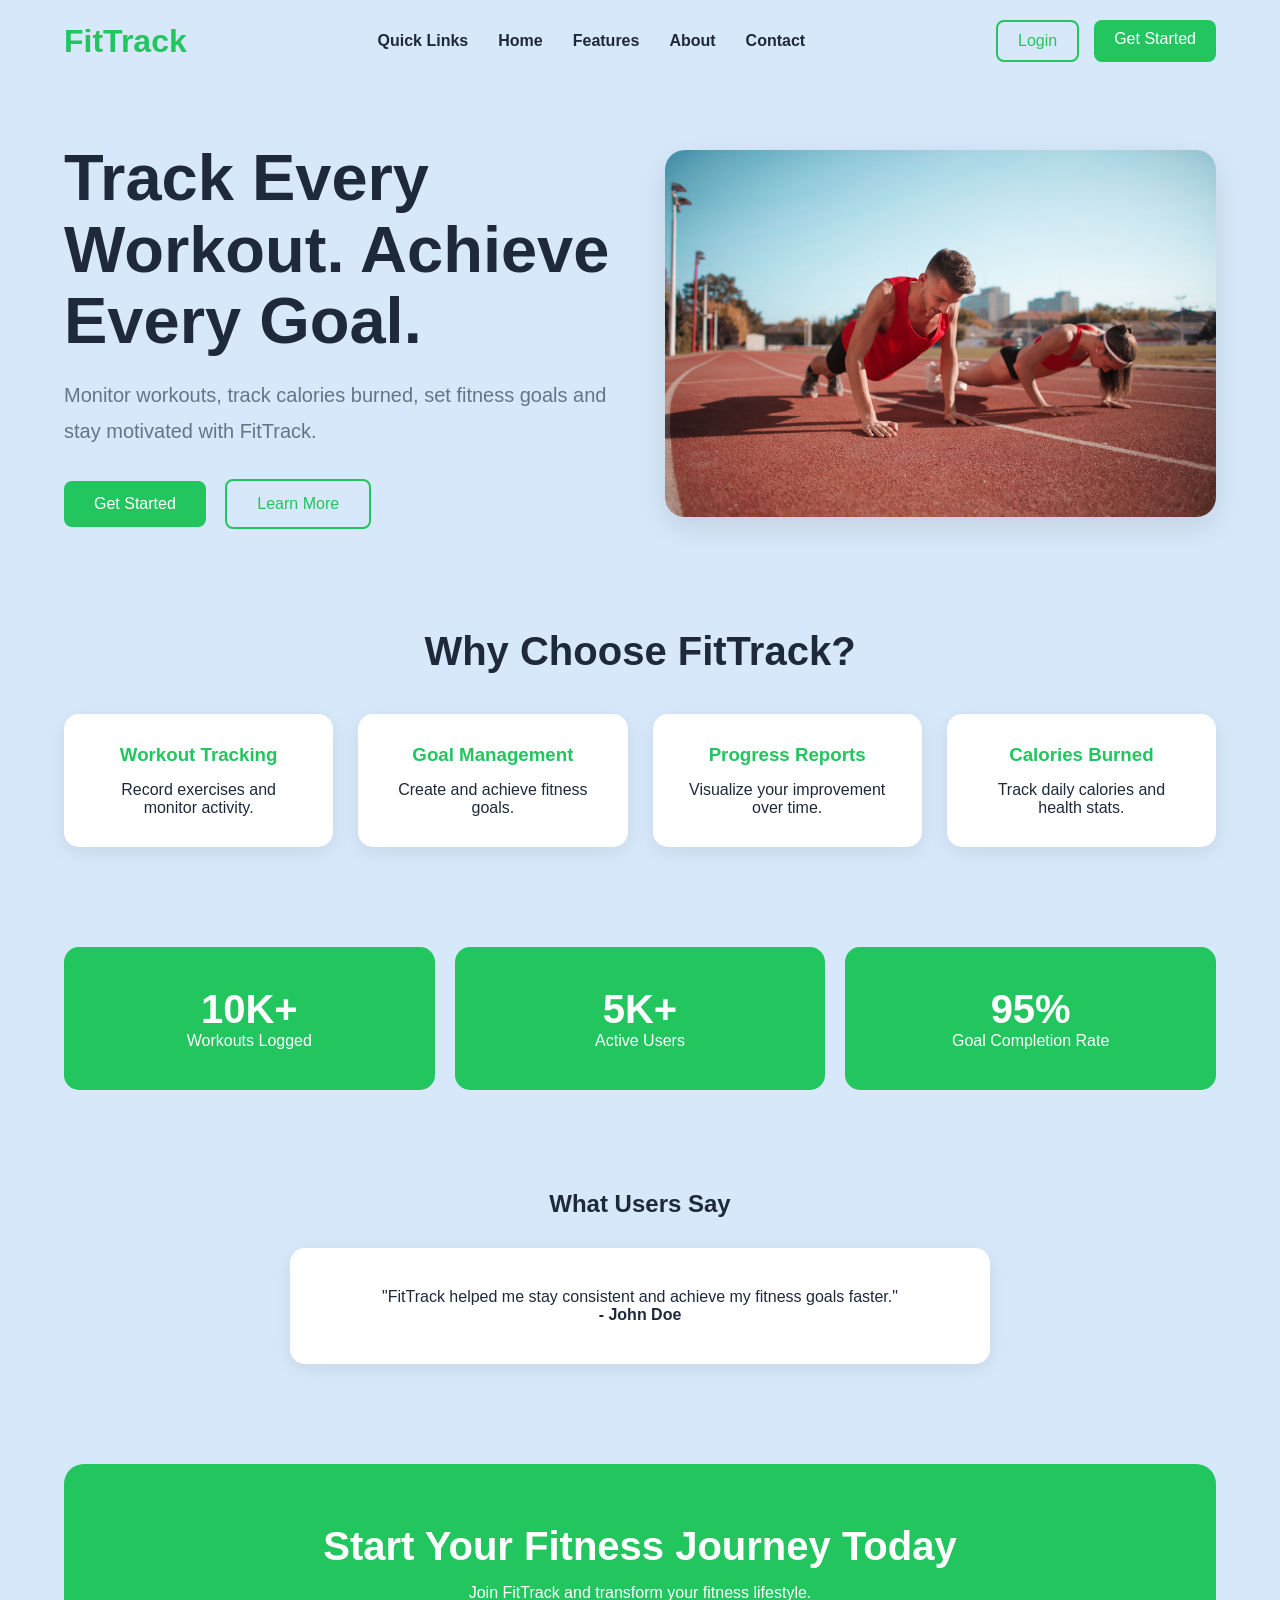
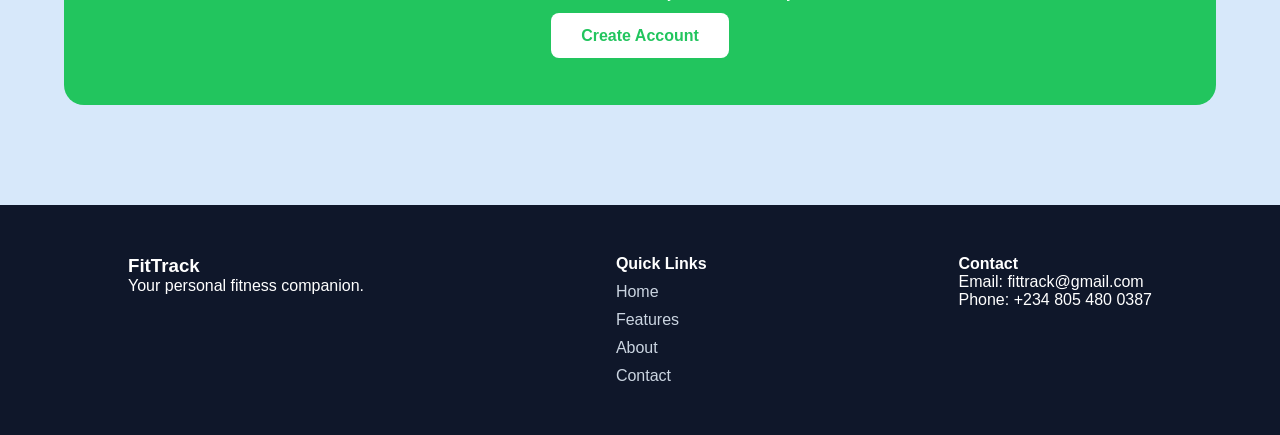
<file: index.html>
<!DOCTYPE html>
<html lang="en">
<head>
    <meta charset="UTF-8">
    <meta name="viewport" content="width=device-width, initial-scale=1.0">
    <title>FitTrack</title>
    <link rel="stylesheet" href="./css/register.css">
</head>
<body>

    <!-- Navbar -->
    <nav class="navbar">

        <div class="logo">
            <h2>FitTrack</h2>
        </div>

        <ul class="nav-links">
            <h4>Quick Links</h4>
            <a href="./html/register.html">Home</a>
            <a href="./html/fetures.html">Features</a>
            <a href="./html/about.html">About</a>
            <a href="./html/contact us.html">Contact</a>
        </ul>

        <div class="buttons">
            <a href="./html/login.html" class="login-btn">Login</a>
            <a href="./html/register.html" class="register-btn">Get Started</a>
        </div>

    </nav>

    <!-- Hero -->
    <section class="hero">

        <div class="hero-text">

            <h1>
                Track Every Workout.
                Achieve Every Goal.
            </h1>

            <p>
                Monitor workouts, track calories burned,
                set fitness goals and stay motivated with FitTrack.
            </p>

            <div class="hero-buttons">
                <a href="./html/creat button.html">Get Started</a>
                <a href="./html/about.html">Learn More</a>
            </div>

        </div>

        <div class="hero-image">

            <img src="./html/pexels-olly-3763875.jpg" alt="Fitness">

        </div>

    </section>

    <!-- Features -->
    <section class="features">

        <h2>Why Choose FitTrack?</h2>

        <div class="feature-container">

            <div class="feature-card">
                <h3>Workout Tracking</h3>
                <p>Record exercises and monitor activity.</p>
            </div>

            <div class="feature-card">
                <h3>Goal Management</h3>
                <p>Create and achieve fitness goals.</p>
            </div>

            <div class="feature-card">
                <h3>Progress Reports</h3>
                <p>Visualize your improvement over time.</p>
            </div>

            <div class="feature-card">
                <h3>Calories Burned</h3>
                <p>Track daily calories and health stats.</p>
            </div>

        </div>

    </section>

    <!-- Stats -->
    <section class="stats">

        <div class="stat-box">
            <h2>10K+</h2>
            <p>Workouts Logged</p>
        </div>

        <div class="stat-box">
            <h2>5K+</h2>
            <p>Active Users</p>
        </div>

        <div class="stat-box">
            <h2>95%</h2>
            <p>Goal Completion Rate</p>
        </div>

    </section>

    <!-- Testimonial -->
    <section class="testimonial">

        <h2>What Users Say</h2>

        <div class="testimonial-card">

            <p>
                "FitTrack helped me stay consistent and
                achieve my fitness goals faster."
            </p>

            <h4>- John Doe</h4>

        </div>

    </section>

    <!-- Call To Action -->
    <section class="cta">

        <h2>Start Your Fitness Journey Today</h2>

        <p>
            Join FitTrack and transform your fitness lifestyle.
        </p>

        <a href="./html/creat button.html">
            Create Account
        </a>

    </section>

    <!-- Footer -->
    <footer>

        <div>
            <h3>FitTrack</h3>
            <p>Your personal fitness companion.</p>
        </div>

        <div>
            <h4>Quick Links</h4>
            <a href="./html/register.html">Home</a>
            <a href="./html/fetures.html">Features</a>
            <a href="./html/about.html">About</a>
            <a href="./html/contact us.html">Contact</a>
        </div>

        <div>
            <h4>Contact</h4>
            <p>Email: fittrack@gmail.com</p>
            <p>Phone: +234 805 480 0387</p>
        </div>

    </footer>

</body>
</html>
</file>
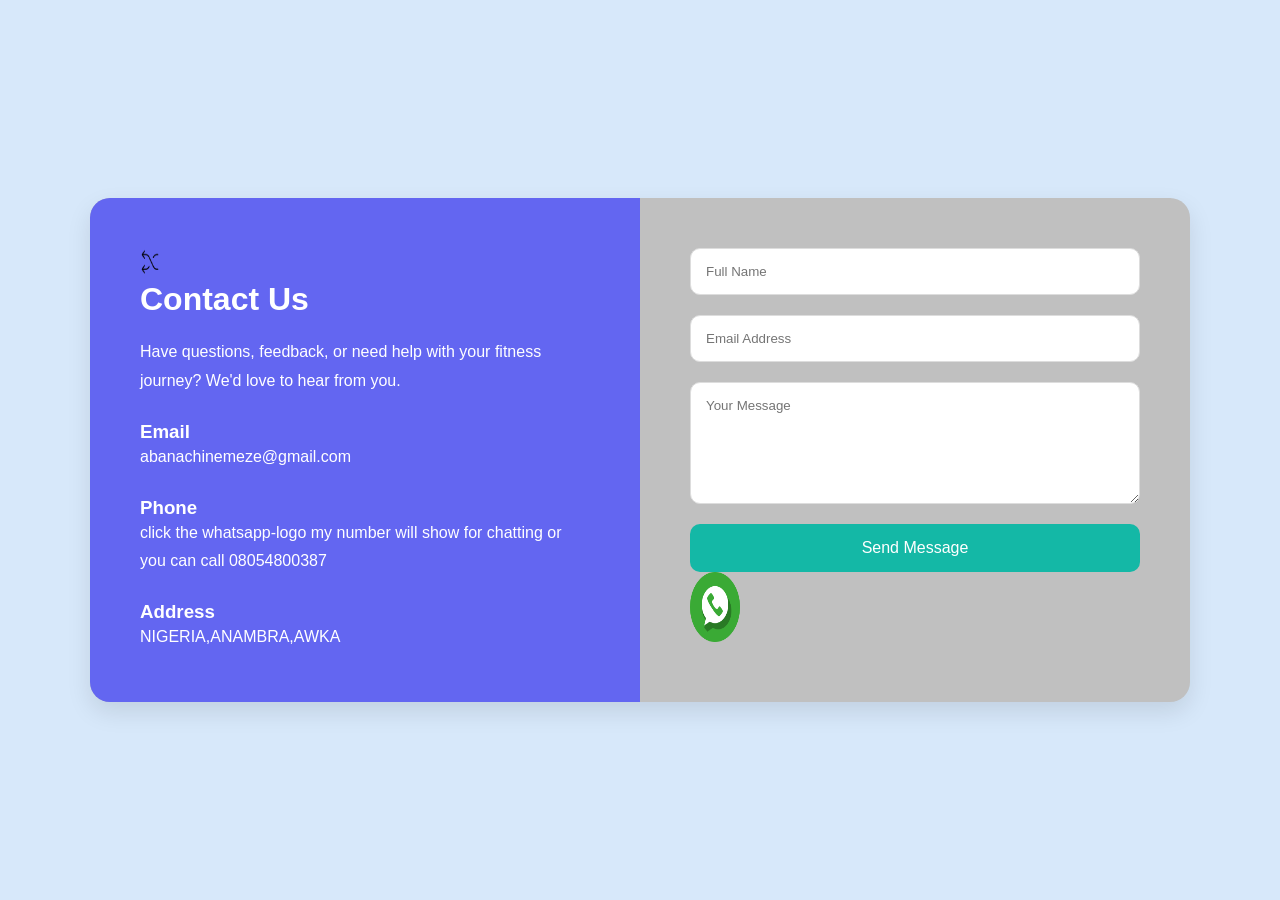
<file: html/contact us.html>
<!DOCTYPE html>
<html lang="en">

<head>
    <meta charset="UTF-8">
    <meta name="viewport" content="width=device-width, initial-scale=1.0">
    <title>Contact Us - FitTrack</title>
    <link rel="stylesheet" href="../css/contact us.css">
</head>

<body>
    <a href="/css/contact us.css"></a>

    <div class="contact-container">

        <div class="contact-info">
            <a href="register.html">
                <img src="left.png" alt="" width="20px" height="29px">
            </a>
            <h1>Contact Us</h1>

            <p>
                Have questions, feedback, or need help with your fitness journey?
                We'd love to hear from you.
            </p>

            <div class="info">
                <h3>Email</h3>
                <p>abanachinemeze@gmail.com</p>
            </div>

            <div class="info">
                <h3>Phone</h3>
                <p>click the whatsapp-logo my number will show for chatting or you can call 08054800387</p>
            </div>

            <div class="info">
                <h3>Address</h3>
                <p>NIGERIA,ANAMBRA,AWKA</p>
            </div>

        </div>

        <div class="contact-form">

            <form id="contactForm">

                <input type="text" id="name" placeholder="Full Name">

                <input type="email" id="email" placeholder="Email Address">

                <textarea id="message" placeholder="Your Message" rows="6"></textarea>

                <button type="submit">
                    Send Message
                </button>

            </form>
            <div>
                <div class="logo">


                    <a href="https://wa.me/2348054800387">

                        <img src="whatsapp-logo.png" alt="" width="50px" height="70px">
                </div>

            </div>



        </div>

        <script src="../javascript/contact us.js"></script>

</body>

</html>
</file>
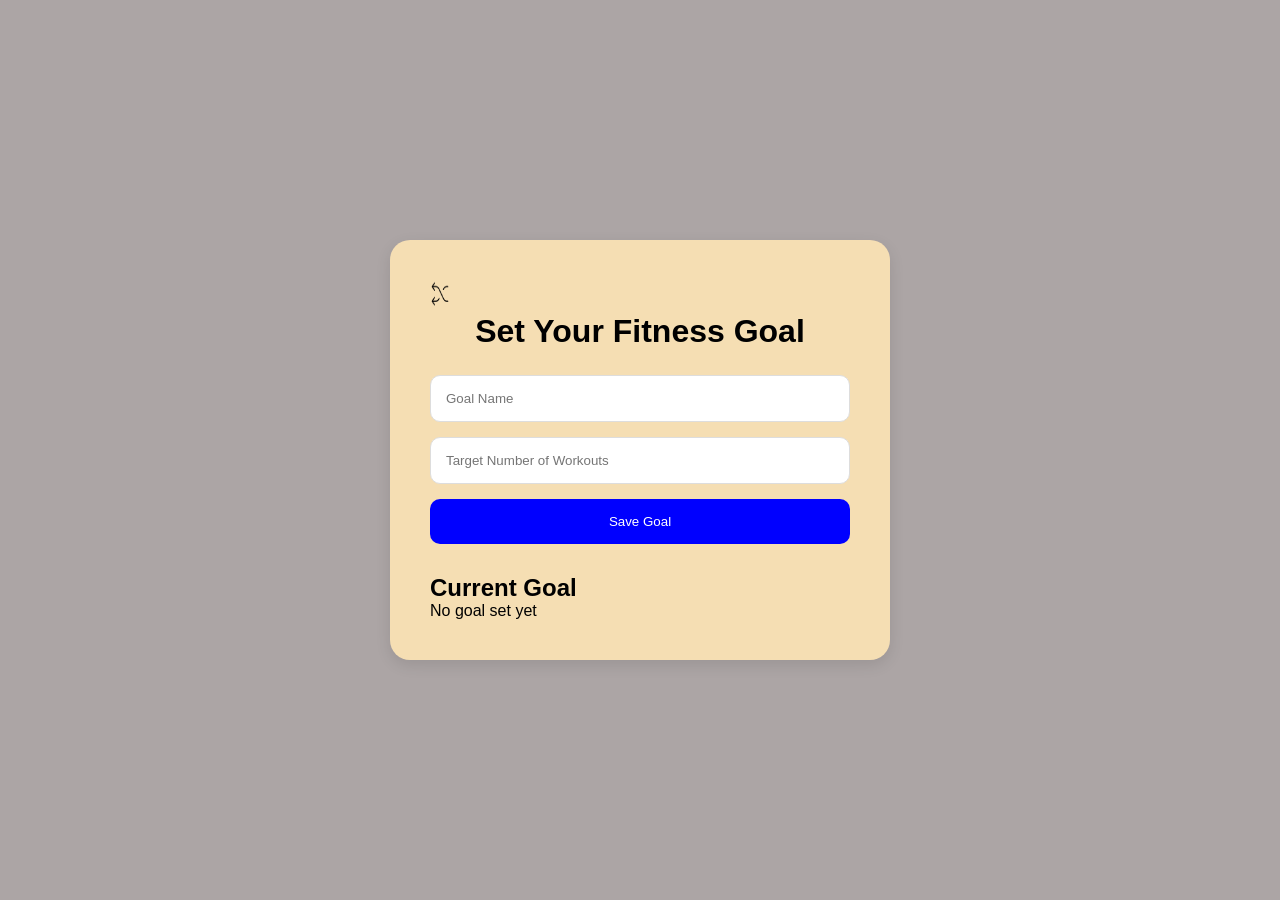
<file: html/goal.html>
<!DOCTYPE html>
<html lang="en">
<head>
    <meta charset="UTF-8">
    <meta name="viewport" content="width=device-width, initial-scale=1.0">
    <title>Set Goal</title>
    <link rel="stylesheet" href="../css/goal.css">
</head>
<body>
 <div>

    
 </div>

<div class="goal-container">
 <a href="dashboard.html">
                   <img src="left.png" alt="" width="20px" height="29px"> 



                </a>
    <h1>Set Your Fitness Goal</h1>

    <form id="goalForm">

        <input
            type="text"
            id="goalName"
            placeholder="Goal Name">

        <input
            type="number"
            id="goalTarget"
            placeholder="Target Number of Workouts">

        <button type="submit">
            Save Goal
        </button>

    </form>

    <div class="current-goal">

        <h2>Current Goal</h2>

        <p id="goalDisplay">
            No goal set yet
        </p>

    </div>

</div>

<script src="../javascript/goal.js"></script>

</body>
</html>
</file>
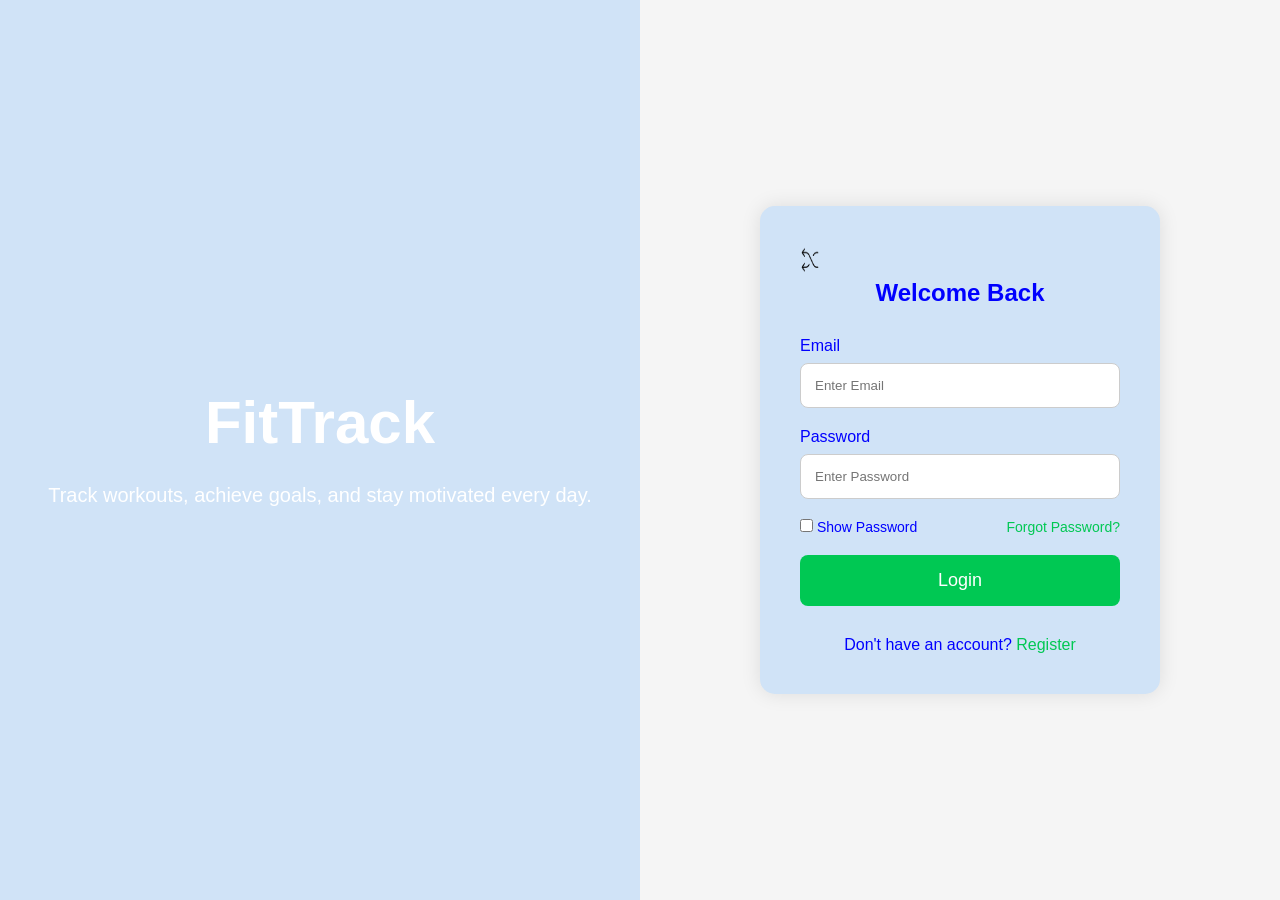
<file: html/login.html>
<!DOCTYPE html>
<html lang="en">

<head>
    <meta charset="UTF-8">
    <meta name="viewport" content="width=device-width, initial-scale=1.0">
    <title>FitTrack Login</title>
    <link rel="stylesheet" href="../css/login.css">


</head>

<body>

    <div class="container">

        <div class="left">

            <div class="overlay">
                <h1>FitTrack</h1>
                <p>
                    Track workouts, achieve goals,
                    and stay motivated every day.
                </p>
            </div>

        </div>

        <div class="right">

            <form id="loginForm">
                <a href="register.html">
                   <img src="left.png" alt="" width="20px" height="29px"> 
                </a>

                <h2>Welcome Back </h2>

                <div class="input-group">
                    <label>Email</label>
                    <input type="email" id="email" placeholder="Enter Email">
                    <small class="error" id="emailError"></small>
                </div>

                <div class="input-group">
                    <label>Password</label>
                    <input type="password" id="password" placeholder="Enter Password">
                    <small class="error" id="passwordError"></small>
                </div>

                <div class="options">
                    <label>
                        <input type="checkbox" id="showPassword">
                        Show Password
                    </label>

                    <a href="#">Forgot Password?</a>
                </div>


<div>
    <a href="dashboard.html">

    
    <button id="login">Login</button>  
</a>
</div>
<div class="btn2">

</a>   
</div>




                <p class="register-link">
                    Don't have an account?
                    <a href="#">Register</a>
                </p>

            </rm>

        </div>

    </div>




    <script src="../javascript/login.js">

    </script>

</body>

</html>
</file>
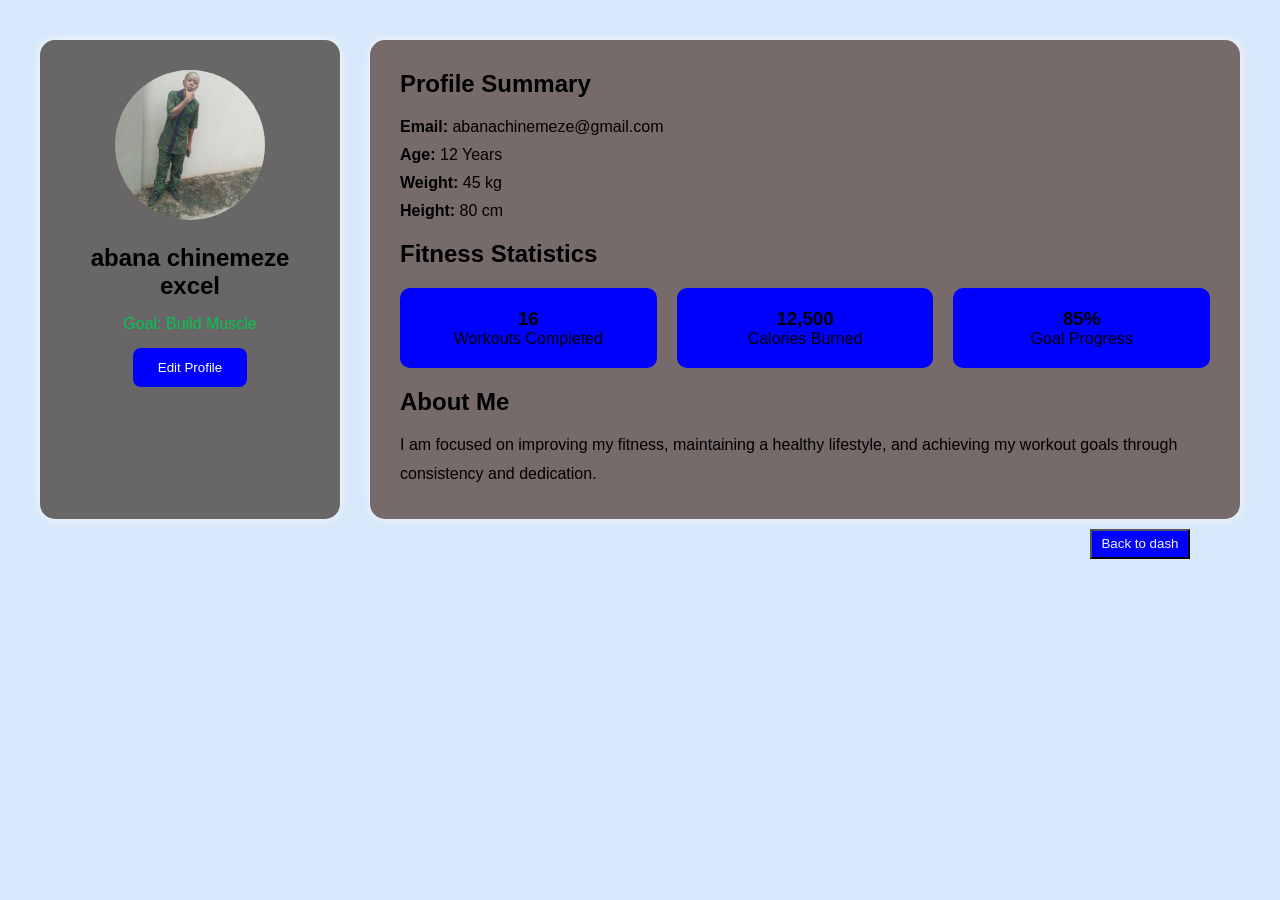
<file: html/profile.html>
<!DOCTYPE html>
<head>
     <meta charset="UTF-8">
     <meta name="viewport" content="width=device-width, initial-scale=1.0">
     <title>Document</title>
     <link rel="stylesheet" href="../css/profile.css">
</head>

<body>

<div class="profile-container">

    <div class="profile-card">

        <img src="IMG_20260807_100139_739 (1).jpg" alt="Profile Picture" class="profile-img">

        <h2>abana chinemeze excel</h2>

        <p class="goal">Goal: Build Muscle</p>

        <button>Edit Profile</button>

    </div>

    <div class="profile-details">

        <h2>Profile Summary</h2>

        <div class="info-box">
            <p><strong>Email:</strong> abanachinemeze@gmail.com</p>
            <p><strong>Age:</strong> 12 Years</p>
            <p><strong>Weight:</strong> 45 kg</p>
            <p><strong>Height:</strong> 80 cm</p>
        </div>

        <h2>Fitness Statistics</h2>

        <div class="stats">

            <div class="stat-card">
                <h3>16</h3>
                <p>Workouts Completed</p>
            </div>

            <div class="stat-card">
                <h3>12,500</h3>
                <p>Calories Burned</p>
            </div>

            <div class="stat-card">
                <h3>85%</h3>
                <p>Goal Progress</p>
            </div>

        </div>

        <h2>About Me</h2>

        <p class="about">
            I am focused on improving my fitness,
            maintaining a healthy lifestyle, and
            achieving my workout goals through
            consistency and dedication.
        </p>

    </div>

</div>

     
          </div> 
     
     <a href="dashboard.html">
<button class="btd">
     Back to dash
</button>
     </a>
     


<script src="../javascript/profile.js"></script>

</body>

</html>
</file>
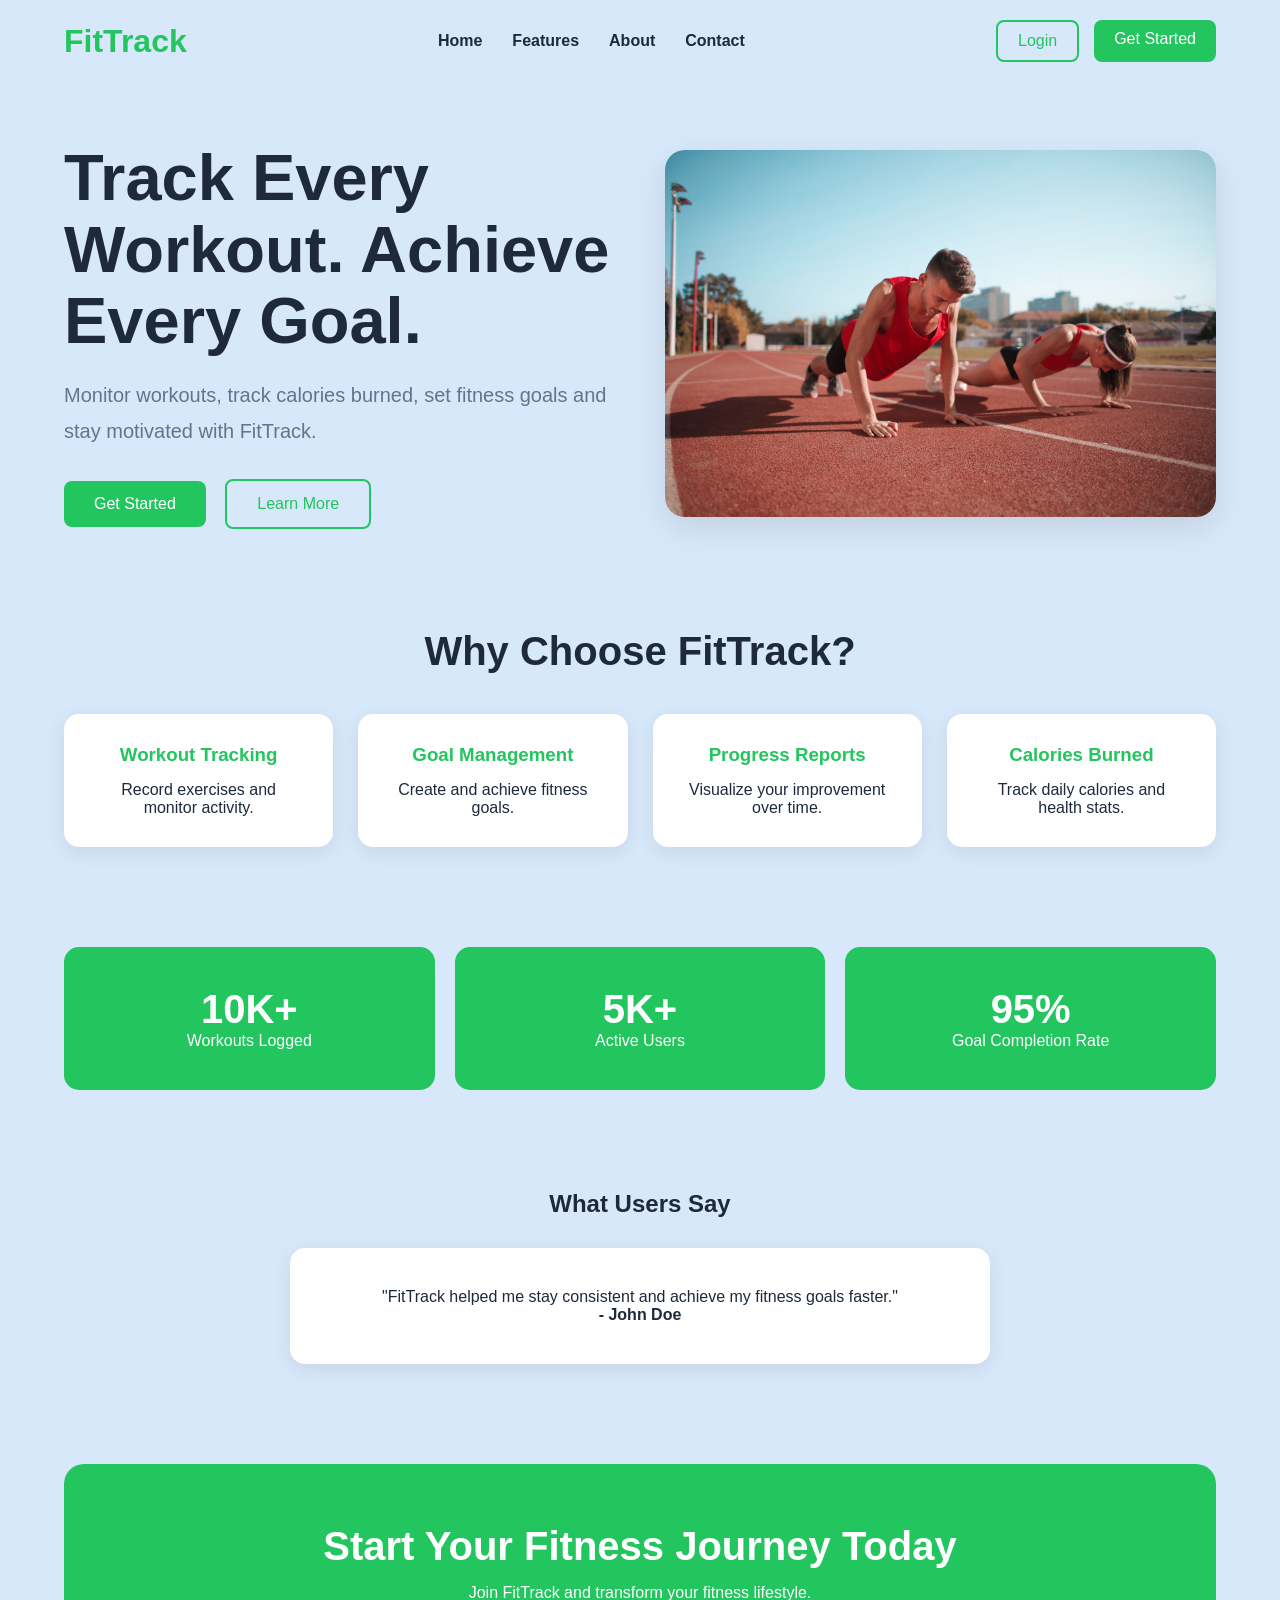
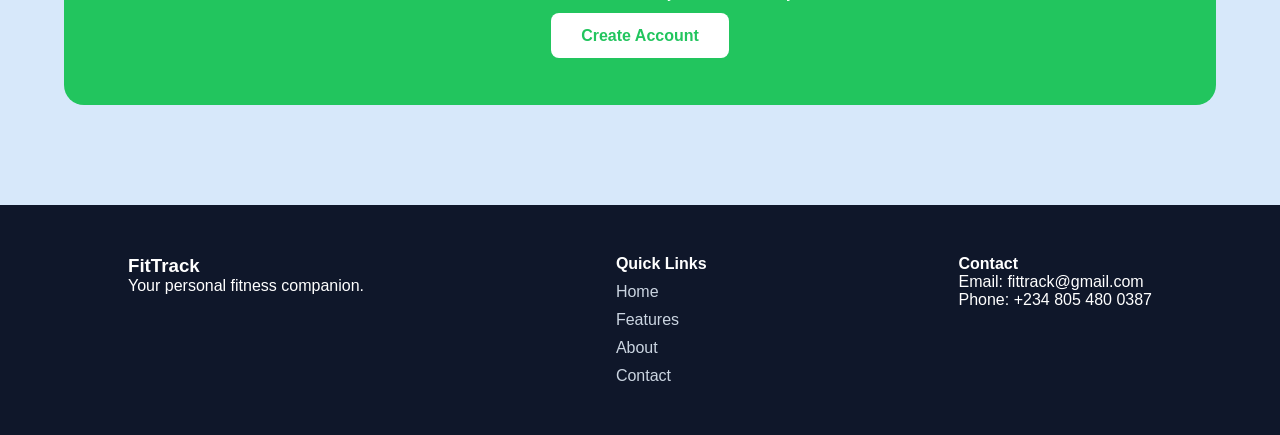
<file: html/register.html>
<!DOCTYPE html>
<html lang="en">
<head>
    <meta charset="UTF-8">
    <meta name="viewport" content="width=device-width, initial-scale=1.0">
    <title>FitTrack</title>
    <link rel="stylesheet" href="../css/register.css">
</head>
<body>

    <!-- Navbar -->
    <nav class="navbar">

        <div class="logo">
            <h2>FitTrack</h2>
        </div>

        <ul class="nav-links">
            <li><a href="register.html">Home</a></li>
            <li><a href="fetures.html">Features</a></li>
            <li><a href="about.html">About</a></li>
            <li><a href="contact us.html">Contact</a></li>
        </ul>

        <div class="buttons">
            <a href="login.html" class="login-btn">Login</a>
            <a href="register.html" class="register-btn">Get Started</a>
        </div>

    </nav>

    <!-- Hero -->
    <section class="hero">

        <div class="hero-text">

            <h1>
                Track Every Workout.
                Achieve Every Goal.
            </h1>

            <p>
                Monitor workouts, track calories burned,
                set fitness goals and stay motivated with FitTrack.
            </p>

            <div class="hero-buttons">
                <a href="register.html">Get Started</a>
                <a href="about.html">Learn More</a>
            </div>

        </div>

        <div class="hero-image">

            <img src="pexels-olly-3763875.jpg" alt="Fitness">

        </div>

    </section>

    <!-- Features -->
    <section class="features">

        <h2>Why Choose FitTrack?</h2>

        <div class="feature-container">

            <div class="feature-card">
                <h3>Workout Tracking</h3>
                <p>Record exercises and monitor activity.</p>
            </div>

            <div class="feature-card">
                <h3>Goal Management</h3>
                <p>Create and achieve fitness goals.</p>
            </div>

            <div class="feature-card">
                <h3>Progress Reports</h3>
                <p>Visualize your improvement over time.</p>
            </div>

            <div class="feature-card">
                <h3>Calories Burned</h3>
                <p>Track daily calories and health stats.</p>
            </div>

        </div>

    </section>

    <!-- Stats -->
    <section class="stats">

        <div class="stat-box">
            <h2>10K+</h2>
            <p>Workouts Logged</p>
        </div>

        <div class="stat-box">
            <h2>5K+</h2>
            <p>Active Users</p>
        </div>

        <div class="stat-box">
            <h2>95%</h2>
            <p>Goal Completion Rate</p>
        </div>

    </section>

    <!-- Testimonial -->
    <section class="testimonial">

        <h2>What Users Say</h2>

        <div class="testimonial-card">

            <p>
                "FitTrack helped me stay consistent and
                achieve my fitness goals faster."
            </p>

            <h4>- John Doe</h4>

        </div>

    </section>

    <!-- Call To Action -->
    <section class="cta">

        <h2>Start Your Fitness Journey Today</h2>

        <p>
            Join FitTrack and transform your fitness lifestyle.
        </p>

        <a href="creat button.html">
            Create Account
        </a>

    </section>

    <!-- Footer -->
    <footer>

        <div>
            <h3>FitTrack</h3>
            <p>Your personal fitness companion.</p>
        </div>

        <div>
            <h4>Quick Links</h4>
            <a href="register.html">Home</a>
            <a href="fetures.html">Features</a>
            <a href="about.html">About</a>
            <a href="contact us.html">Contact</a>
        </div>

        <div>
            <h4>Contact</h4>
            <p>Email: fittrack@gmail.com</p>
            <p>Phone: +234 805 480 0387</p>
        </div>

    </footer>

</body>
</html>
</file>
<file: css/register.css>
*{
    margin:0;
    padding:0;
    box-sizing:border-box;
    font-family:'Segoe UI',sans-serif;
}

body{
    background:#d7e8fa;
    color:#1e293b;
}

/* NAVBAR */

.navbar{
    width:90%;
    margin:auto;
    padding:20px 0;
    display:flex;
    justify-content:space-between;
    align-items:center;
}

.logo h2{
    color:#22c55e;
    font-size:32px;
}

.nav-links{
    display:flex;
    list-style:none;
    gap:30px;
}

.nav-links a{
    text-decoration:none;
    color:#1e293b;
    font-weight:600;
}

.buttons{
    display:flex;
    gap:15px;
}

.login-btn{
    padding:10px 20px;
    border:2px solid #22c55e;
    border-radius:8px;
    text-decoration:none;
    color:#22c55e;
}

.register-btn{
    padding:10px 20px;
    background:#22c55e;
    border-radius:8px;
    text-decoration:none;
    color:white;
}

/* HERO */

.hero{
    width:90%;
    margin:60px auto;
    display:flex;
    align-items:center;
    justify-content:space-between;
    gap:50px;
}

.hero-text{
    flex:1;
}

.hero-text h1{
    font-size:65px;
    line-height:1.1;
    margin-bottom:20px;
}

.hero-text p{
    font-size:20px;
    color:#64748b;
    margin-bottom:30px;
    line-height:1.8;
}

.hero-buttons a{
    text-decoration:none;
    padding:14px 30px;
    border-radius:8px;
    margin-right:15px;
    display:inline-block;
}

.hero-buttons a:first-child{
    background:#22c55e;
    color:white;
}

.hero-buttons a:last-child{
    border:2px solid #22c55e;
    color:#22c55e;
}

.hero-image{
    flex:1;
}

.hero-image img{
    width:100%;
    border-radius:20px;
    box-shadow:0 10px 30px rgba(0,0,0,.1);
}

/* FEATURES */

.features{
    width:90%;
    margin:100px auto;
    text-align:center;
}

.features h2{
    font-size:40px;
    margin-bottom:40px;
}

.feature-container{
    display:grid;
    grid-template-columns:repeat(auto-fit,minmax(250px,1fr));
    gap:25px;
}

.feature-card{
    background:white;
    padding:30px;
    border-radius:15px;
    box-shadow:0 5px 20px rgba(0,0,0,.08);
           transition:0.3s;
}
.feature-card:hover{
        transform:translateY(-8px);
        
}

.feature-card h3{
    margin-bottom:15px;
    color:#22c55e;
}

/* STATS */

.stats{
    width:90%;
    margin:80px auto;
    display:grid;
    grid-template-columns:repeat(3,1fr);
    gap:20px;
}

.stat-box{
    background:#22c55e;
    color:white;
    text-align:center;
    padding:40px;
    border-radius:15px;
       transition:0.3s;
}
.stat-box:hover{
      transform:translateY(-8px);
      color: #0f172a;
      background-color:#d7e8fa;
}

.stat-box h2{
    font-size:40px;
}

/* TESTIMONIAL */

.testimonial{
    width:90%;
    margin:100px auto;
    text-align:center;
}

.testimonial h2{
    margin-bottom:30px;
}

.testimonial-card{
    background:white;
    padding:40px;
    border-radius:15px;
    max-width:700px;
    margin:auto;
    box-shadow:0 5px 20px rgba(0,0,0,.08);
       transition:0.3s;
}


/* CTA */

.cta{
    width:90%;
    margin:100px auto;
    text-align:center;
    background:#22c55e;
    color:white;
    padding:60px;
    border-radius:20px;
}

.cta h2{
    font-size:40px;
    margin-bottom:15px;
}

.cta p{
    margin-bottom:25px;
}

.cta a{
    background:white;
    color:#22c55e;
    padding:14px 30px;
    text-decoration:none;
    border-radius:8px;
    font-weight:bold;
}

/* FOOTER */

footer{
    background:#0f172a;
    color:white;
    padding:50px 10%;
    display:flex;
    justify-content:space-between;
    flex-wrap:wrap;
    gap:30px;
}

footer a{
    display:block;
    color:#cbd5e1;
    text-decoration:none;
    margin-top:10px;
}

/* RESPONSIVE */

@media(max-width:900px){

    .hero{
        flex-direction:column;
    }

    .hero-text h1{
        font-size:45px;
    }

    .stats{
        grid-template-columns:1fr;
    }

    .navbar{
        flex-direction:column;
        gap:20px;
    }

}
</file>
<file: css/contact us.css>
*{
    margin:0;
    padding:0;
    box-sizing:border-box;
    font-family:'Segoe UI',sans-serif;
}

body{
     background:#d7e8fa;
    min-height:100vh;

    display:flex;
    justify-content:center;
    align-items:center;
}

.contact-container{
    width:90%;
    max-width:1100px;

    display:grid;
    grid-template-columns:1fr 1fr;

    background:rgb(192, 192, 192);
    border-radius:20px;
    overflow:hidden;

    box-shadow:0 10px 25px rgba(0,0,0,.1);
      background-image: url(https://images.unsplash.com/photo-1517836357463-d25dfeac3438?w=800);
}

.contact-info{
    background:#6366F1;
    color:white;
    padding:50px;
}

.contact-info h1{
    margin-bottom:20px;
}

.contact-info p{
    line-height:1.8;
}

.info{
    margin-top:25px;
}

.contact-form{
    padding:50px;
}

.contact-form form{
    display:flex;
    flex-direction:column;
    gap:20px;
}

.contact-form input,
.contact-form textarea{
    padding:15px;
    border:1px solid #ddd;
    border-radius:10px;
    outline:none;
}

.contact-form button{
    padding:15px;
    border:none;
    border-radius:10px;
    background:#14B8A6;
    color:white;
    cursor:pointer;
    font-size:16px;
}

.contact-form button:hover{
    opacity:.9;
}

@media(max-width:768px){

    .contact-container{
        grid-template-columns:1fr;
    }
}
</file>
<file: css/goal.css>
*{
    margin:0;
    padding:0;
    box-sizing:border-box;
    font-family:Segoe UI,sans-serif;
}

body{
    background:rgb(172, 165, 165);
    display:flex;
    justify-content:center;
    align-items:center;
    min-height:100vh;
}

.goal-container{
    background:wheat;
    padding:40px;
    border-radius:20px;
    width:500px;
    box-shadow:0 5px 15px rgba(0,0,0,.1);
}

h1{
    text-align:center;
    margin-bottom:25px;
}

form{
    display:flex;
    flex-direction:column;
    gap:15px;
}

input{
    padding:15px;
    border:1px solid #ddd;
    border-radius:10px;
}

button{
    padding:15px;
    border:none;
    border-radius:10px;
    background:blue;
    color:white;
    cursor:pointer;
}

.current-goal{
    margin-top:30px;
    
}
</file>
<file: css/login.css>
*{
    margin:0;
    padding:0;
    box-sizing:border-box;
    font-family:Arial,sans-serif;
}

body{
       background:#d0e3f7;
    height:100vh;
}

.container{
    display:flex;
    height:100vh;
    
}

.left{
    flex:1;
    background-image:url(https://images.unsplash.com/photo-1517836357463-d25dfeac3438?w=1200);
    linear-gradient:(rgba(0,0,0,.5),
    rgba(0,0,0,.5));

    background-size:cover;
    background-position:center;

    display:flex;
    justify-content:center;
    align-items:center;
    
}

.overlay{
    color:white;
    text-align:center;
    padding:30px;
}

.overlay h1{
    font-size:60px;
    margin-bottom:20px;
}

.overlay p{
    font-size:20px;
    line-height:1.8;
}

.right{
    flex:1;
    display:flex;
    justify-content:center;
    align-items:center;
    background:#f8f8f8;
}

form{
    width:400px;
     background:#d0e3f7;
    padding:40px;
    border-radius:15px;
    box-shadow:0 0 20px rgba(0,0,0,.1);
}

form h2{
    text-align:center;
    margin-bottom:30px;
}

.input-group{
    margin-bottom:20px;
}

.input-group label{
    display:block;
    margin-bottom:8px;
}

.input-group input{
    width:100%;
    padding:14px;
    border:1px solid #ccc;
    border-radius:8px;
}

button{
    width:100%;
    padding:15px;
    border:none;
    background:#00c853;
    color:white;
    font-size:18px;
    border-radius:8px;
    cursor:pointer;
}

button:hover{
    background:#00b34a;
}

.options{
    display:flex;
    justify-content:space-between;
    margin-bottom:20px;
    font-size:14px;
}

.options a{
    text-decoration:none;
    color:#00c853;
}

.register-link{
    text-align:center;
    margin-top:20px;
}

.register-link a{
    color:#00c853;
    text-decoration:none;
}

.error{
    color:red;
    font-size:13px;
}

@media(max-width:768px){

    .container{
        flex-direction:column;
    }

    .left{
        display:none;
    }

    form{
        width:90%;
    }

}

          .btn2{ 
            margin-top: 30px;
          }
          .btn2:hover{
            color: blue;
          }
          h2{
            color: blue
          }

               
    .right{
        background-color:whitesmoke;
        color: blue;
    }
</file>
<file: css/profile.css>
*{
    margin:0;
    padding:0;
    box-sizing:border-box;
    font-family:Arial, sans-serif;
}

body{
     background:#d7e8fa;
    padding:40px;
}

.profile-container{
    display:flex;
    gap:30px;
}

.profile-card{
    width:300px;
    background:rgb(104, 102, 102);
    padding:30px;
    border-radius:15px;
    text-align:center;
    box-shadow:0 0 10px rgba(255, 252, 252, 0.897);
}

.profile-img{
    width:150px;
    height:150px;
    border-radius:50%;
    object-fit:cover;
    margin-bottom:20px;
}

.goal{
    color:#00c853;
    margin:15px 0;
}

.profile-card button{
    background:blue;
    color:white;
    border:none;
    padding:12px 25px;
    border-radius:8px;
    cursor:pointer;
}
.profile-card button:hover{
    background-color: black;
    color: whitesmoke;
}

.profile-details{
    flex:1;
    background:rgb(119, 106, 106);
    padding:30px;
    border-radius:15px;
    box-shadow:0 0 10px rgb(255, 247, 247);
}

.info-box{
    margin:20px 0;
}

.info-box p{
    margin-bottom:10px;
}

.stats{
    display:flex;
    gap:20px;
    margin:20px 0;
}

.stat-card{
    flex:1;
    background:blue;
    color:black;
    padding:20px;
    border-radius:10px;
    text-align:center;
}
.stat-card:hover{
    background-color: burlywood;

}

.about{
    line-height:1.8;
    margin-top:15px;
}
.logo{
     position: fixed;
     margin-top: 5px;
}
.btd{
     margin-left: 1050px;
     height: 30px;
     width: 100px;
     margin-top: 10px;
     background-color: blue;
     color: whitesmoke;
}
.btd:hover{
     background-color: black;
}
</file>
